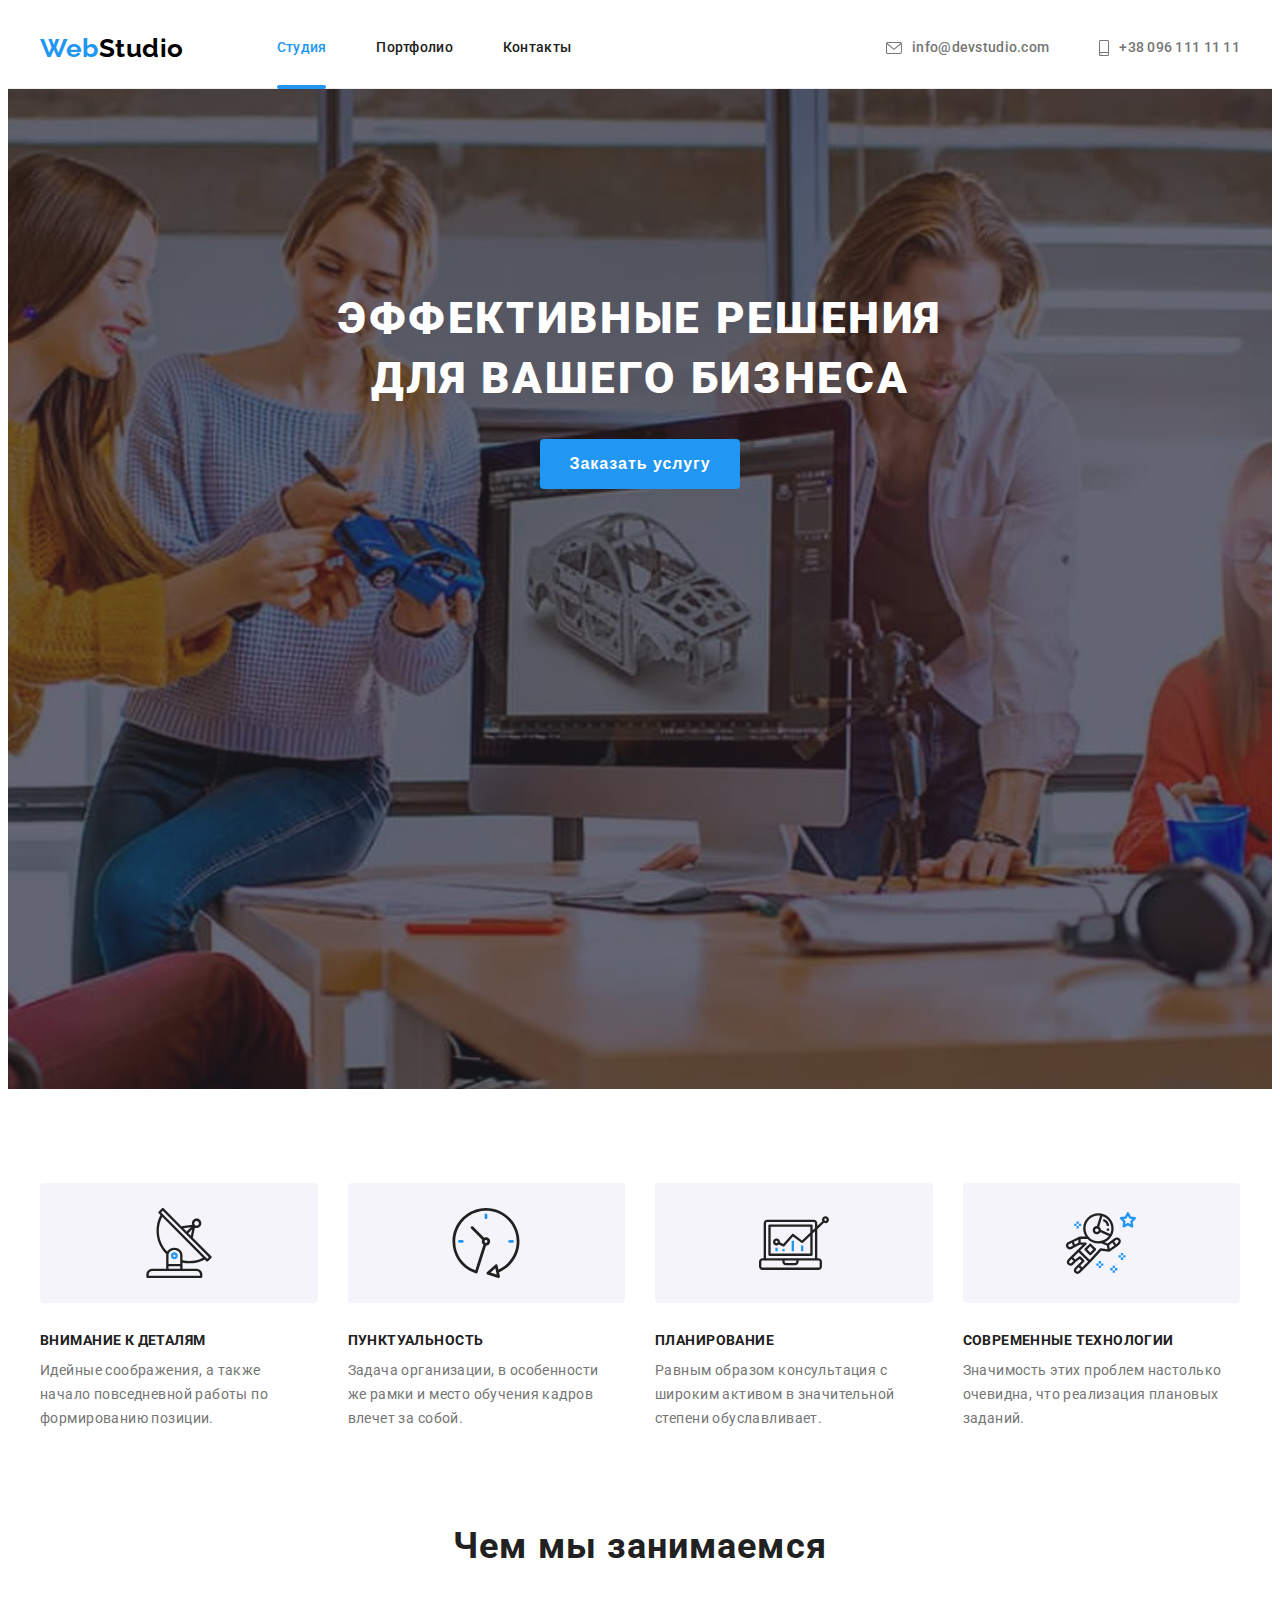
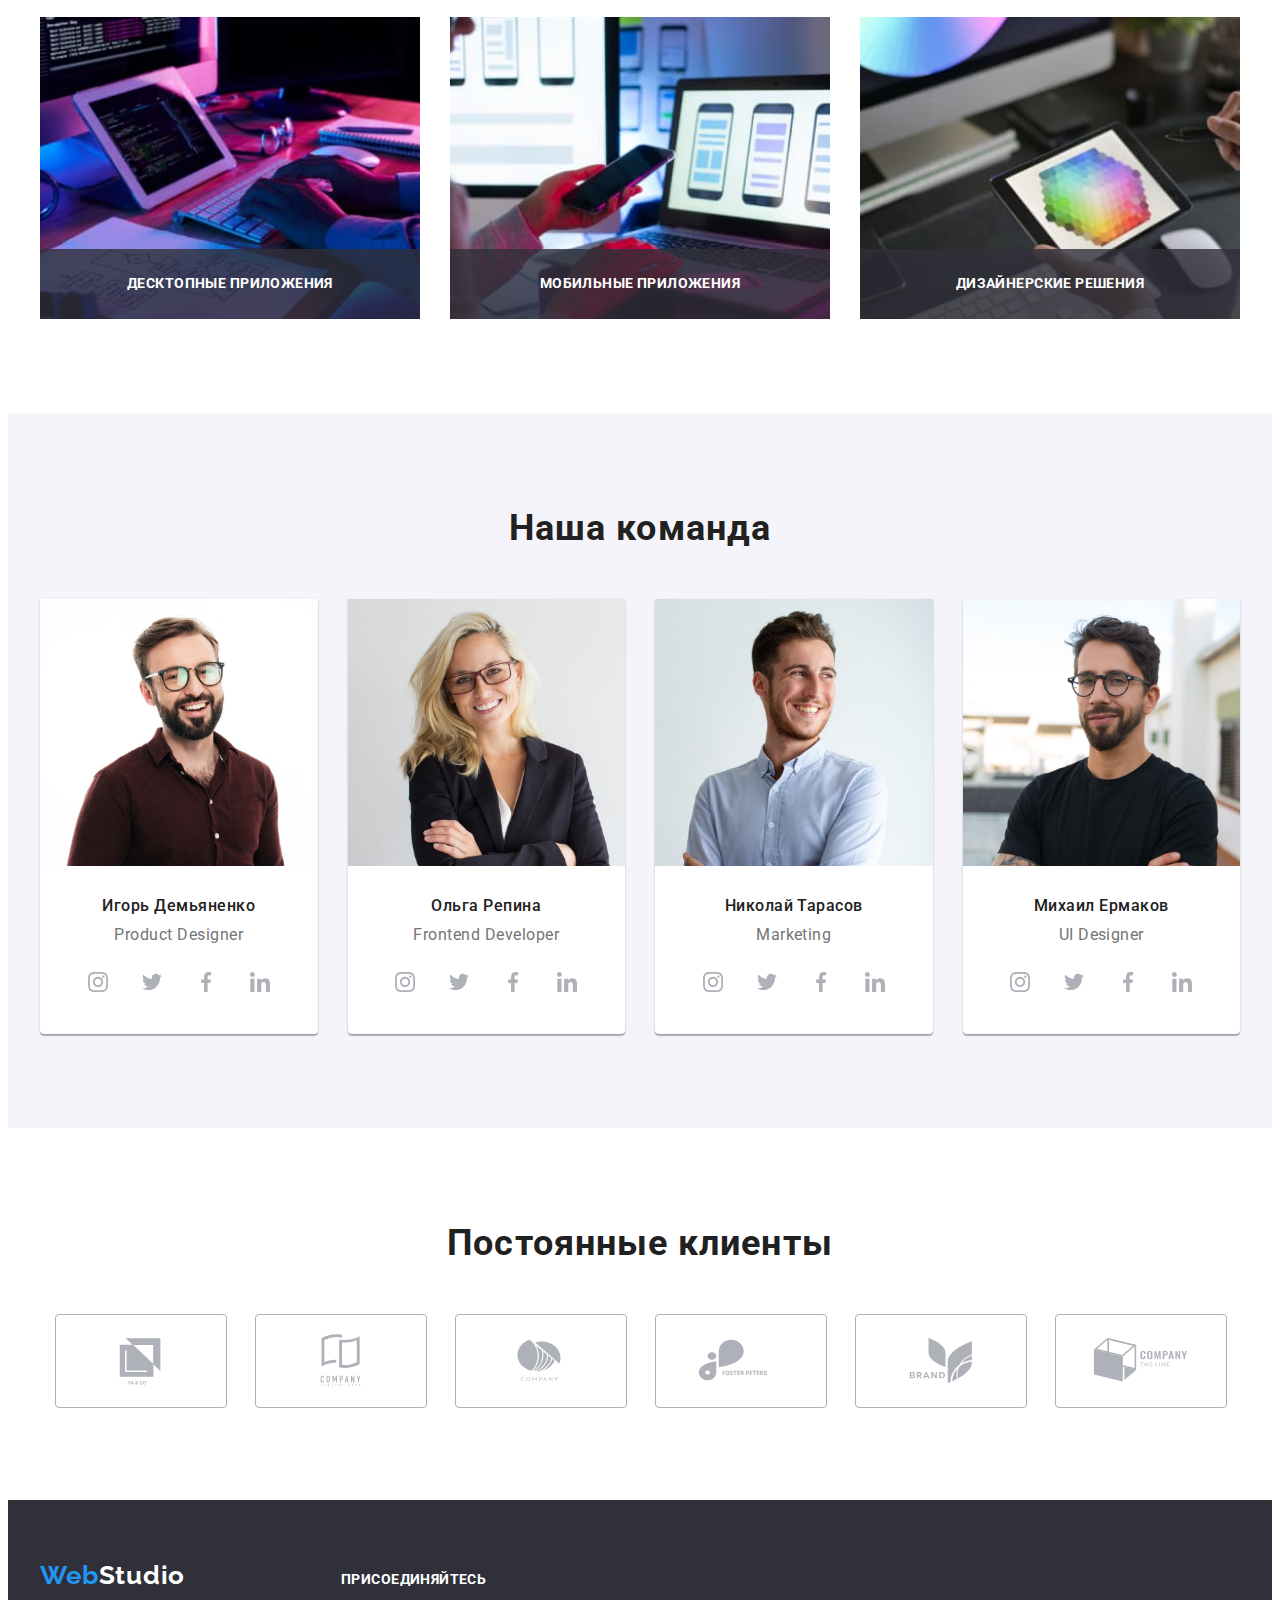
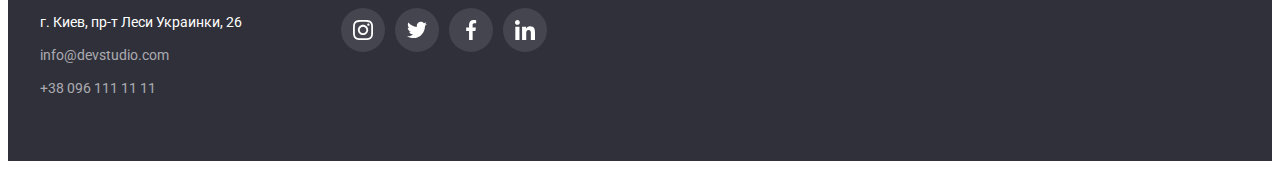
<file: index.html>
<!DOCTYPE html>
<html lang="ru">
  <head>
    <meta charset="UTF-8" />
    <meta http-equiv="X-UA-Compatible" content="IE=edge" />
    <meta name="viewport" content="width=device-width, initial-scale=1.0" />
    <link rel="preconnect" href="https://fonts.googleapis.com" />
    <link rel="preconnect" href="https://fonts.gstatic.com" crossorigin />
    <link
      href="https://fonts.googleapis.com/css2?family=Raleway:wght@700&family=Roboto:wght@400;500;700;900&display=swap"
      rel="stylesheet"
    />
    <title>WebStudio</title>
    <link
      rel="stylesheet"
      href="https://cdnjs.cloudflare.com/ajax/libs/modern-normalize/1.1.0/modern-normalize.min.css"
      integrity="sha512-wpPYUAdjBVSE4KJnH1VR1HeZfpl1ub8YT/NKx4PuQ5NmX2tKuGu6U/JRp5y+Y8XG2tV+wKQpNHVUX03MfMFn9Q=="
      crossorigin="anonymous"
      referrerpolicy="no-referrer"
    />
    <link rel="stylesheet" href="./css/styles.css" />
  </head>

  <body>
    <header class="header">
      <div class="container">
        <nav class="header-nav">
          <a class="head-logo link" href="./">Web<span class="header-logo">Studio</span></a>
          <ul class="header-list list">
            <li class="header-item"><a class="header-nav-item link current" href="./">Студия</a></li>
            <li class="header-item"><a class="header-nav-item link" href="./portfolio.html">Портфолио</a></li>
            <li class="header-item"><a class="header-nav-item link" href="">Контакты</a></li>
          </ul>
        </nav>

        <ul class="header-list list">
          <li class="header-cont-item">
            <a class="header-contact link" href="mailto:info@devstudio.com">
              <svg class="header-icon" width="16" height="14">
                <use href="./images/icons.svg#icon-envelope"></use>
              </svg>
              info@devstudio.com
            </a>
          </li>
          <li class="header-cont-item">
            <a class="header-contact link" href="tel:+380961111111">
              <svg class="header-icon" width="10" height="16">
                <use href="./images/icons.svg#icon-smartphone"></use>
              </svg>
              +38 096 111 11 11
            </a>
          </li>
        </ul>
      </div>
    </header>

    <main>
      <section class="hero">
        <div class="container">
          <h1 class="hero-title">Эффективные решения для вашего бизнеса</h1>
          <button class="hero-button" type="button" data-modal-open>Заказать услугу</button>
        </div>
      </section>

      <section class="section benefits">
        <div class="container">
          <h2 class="visually-hidden">Преимущества</h2>
          <ul class="behefits-list list">
            <li class="benefits-item">
              <div class="benefits-icon-container">
                <svg class="benefits-svg" width="70" height="70">
                  <use href="./images/icons.svg#icon-antenna"></use>
                </svg>
              </div>

              <h3 class="benefits-item-title">Внимание к деталям</h3>
              <p class="benefits-text">
                Идейные соображения, а также начало повседневной работы по формированию позиции.
              </p>
            </li>
            <li class="benefits-item">
              <div class="benefits-icon-container">
                <svg class="benefits-svg" width="70" height="70">
                  <use href="./images/icons.svg#icon-clock"></use>
                </svg>
              </div>

              <h3 class="benefits-item-title">Пунктуальность</h3>
              <p class="benefits-text">
                Задача организации, в особенности же рамки и место обучения кадров влечет за собой.
              </p>
            </li>
            <li class="benefits-item">
              <div class="benefits-icon-container">
                <svg class="benefits-svg" width="70" height="70">
                  <use href="./images/icons.svg#icon-diagram"></use>
                </svg>
              </div>

              <h3 class="benefits-item-title">Планирование</h3>
              <p class="benefits-text">
                Равным образом консультация с широким активом в значительной степени обуславливает.
              </p>
            </li>
            <li class="benefits-item">
              <div class="benefits-icon-container">
                <svg class="benefits-svg" width="70" height="70">
                  <use href="./images/icons.svg#icon-astronaut"></use>
                </svg>
              </div>

              <h3 class="benefits-item-title">Современные технологии</h3>
              <p class="benefits-text">Значимость этих проблем настолько очевидна, что реализация плановых заданий.</p>
            </li>
          </ul>
        </div>
      </section>

      <section class="section work">
        <div class="container">
          <h2 class="section-title">Чем мы занимаемся</h2>
          <ul class="work-list list">
            <li class="work-item">
              <img src="./images/studio/development.jpg" alt="Разработка" width="370" height="294" />
              <div class="work-description">
                <h3 class="work-description-title">Десктопные приложения</h3>
              </div>
            </li>
            <li class="work-item">
              <img
                src="./images/studio/ui-design.jpg"
                alt="Дизайн пользовательского интерфейса"
                width="370"
                height="294"
              />
              <div class="work-description">
                <h3 class="work-description-title">Мобильные приложения</h3>
              </div>
            </li>
            <li class="work-item">
              <img src="./images/studio/design.jpg" alt="Дизайн" width="370" height="294" />
              <div class="work-description">
                <h3 class="work-description-title">Дизайнерские решения</h3>
              </div>
            </li>
          </ul>
        </div>
      </section>

      <section class="section team">
        <div class="container">
          <h2 class="section-title">Наша команда</h2>
          <ul class="team-list list">
            <li class="team-item">
              <img
                class="team-img"
                src="./images/studio/product-designer.jpg"
                alt="Дизайнер подукта"
                width="270"
                height="260"
              />
              <div class="team-info">
                <h3 class="team-title">Игорь Демьяненко</h3>
                <p class="team-text" lang="en">Product Designer</p>
                <ul class="team-soc-list list">
                  <li class="team-soc-item">
                    <a class="team-soc-link link" href="" rel="noopener noreferrer nofollow">
                      <svg class="team-soc-icon" width="20" height="20">
                        <use href="./images/icons.svg#icon-instagram"></use>
                      </svg>
                    </a>
                  </li>
                  <li class="team-soc-item">
                    <a class="team-soc-link link" href="" rel="noopener noreferrer nofollow">
                      <svg class="team-soc-icon" width="20" height="20">
                        <use href="./images/icons.svg#icon-twitter"></use>
                      </svg>
                    </a>
                  </li>
                  <li class="team-soc-item">
                    <a class="team-soc-link link" href="" rel="noopener noreferrer nofollow">
                      <svg class="team-soc-icon" width="20" height="20">
                        <use href="./images/icons.svg#icon-facebook"></use>
                      </svg>
                    </a>
                  </li>
                  <li class="team-soc-item">
                    <a class="team-soc-link link" href="" rel="noopener noreferrer nofollow">
                      <svg class="team-soc-icon" width="20" height="20">
                        <use href="./images/icons.svg#icon-linkedin"></use>
                      </svg>
                    </a>
                  </li>
                </ul>
              </div>
            </li>
            <li class="team-item">
              <img
                class="team-img"
                src="./images/studio/frontend-developer.jpg"
                alt="Фронтенд разработчик"
                width="270"
                height="260"
              />
              <div class="team-info">
                <h3 class="team-title">Ольга Репина</h3>
                <p class="team-text" lang="en">Frontend Developer</p>
                <ul class="team-soc-list list">
                  <li class="team-soc-item">
                    <a class="team-soc-link link" href="" rel="noopener noreferrer nofollow">
                      <svg class="team-soc-icon" width="20" height="20">
                        <use href="./images/icons.svg#icon-instagram"></use>
                      </svg>
                    </a>
                  </li>
                  <li class="team-soc-item">
                    <a class="team-soc-link link" href="" rel="noopener noreferrer nofollow">
                      <svg class="team-soc-icon" width="20" height="20">
                        <use href="./images/icons.svg#icon-twitter"></use>
                      </svg>
                    </a>
                  </li>
                  <li class="team-soc-item">
                    <a class="team-soc-link link" href="" rel="noopener noreferrer nofollow">
                      <svg class="team-soc-icon" width="20" height="20">
                        <use href="./images/icons.svg#icon-facebook"></use>
                      </svg>
                    </a>
                  </li>
                  <li class="team-soc-item">
                    <a class="team-soc-link link" href="" rel="noopener noreferrer nofollow">
                      <svg class="team-soc-icon" width="20" height="20">
                        <use href="./images/icons.svg#icon-linkedin"></use>
                      </svg>
                    </a>
                  </li>
                </ul>
              </div>
            </li>
            <li class="team-item">
              <img class="team-img" src="./images/studio/marketer.jpg" alt="Маркетолог" width="270" height="260" />
              <div class="team-info">
                <h3 class="team-title">Николай Тарасов</h3>
                <p class="team-text" lang="en">Marketing</p>
                <ul class="team-soc-list list">
                  <li class="team-soc-item">
                    <a class="team-soc-link link" href="" rel="noopener noreferrer nofollow">
                      <svg class="team-soc-icon" width="20" height="20">
                        <use href="./images/icons.svg#icon-instagram"></use>
                      </svg>
                    </a>
                  </li>
                  <li class="team-soc-item">
                    <a class="team-soc-link link" href="" rel="noopener noreferrer nofollow">
                      <svg class="team-soc-icon" width="20" height="20">
                        <use href="./images/icons.svg#icon-twitter"></use>
                      </svg>
                    </a>
                  </li>
                  <li class="team-soc-item">
                    <a class="team-soc-link link" href="" rel="noopener noreferrer nofollow">
                      <svg class="team-soc-icon" width="20" height="20">
                        <use href="./images/icons.svg#icon-facebook"></use>
                      </svg>
                    </a>
                  </li>
                  <li class="team-soc-item">
                    <a class="team-soc-link link" href="" rel="noopener noreferrer nofollow">
                      <svg class="team-soc-icon" width="20" height="20">
                        <use href="./images/icons.svg#icon-linkedin"></use>
                      </svg>
                    </a>
                  </li>
                </ul>
              </div>
            </li>
            <li class="team-item">
              <img
                class="team-img"
                src="./images/studio/ui-designer.jpg"
                alt="Дизайнер пользовательского интерфейса"
                width="270"
                height="260"
              />
              <div class="team-info">
                <h3 class="team-title">Михаил Ермаков</h3>
                <p class="team-text" lang="en">UI Designer</p>
                <ul class="team-soc-list list">
                  <li class="team-soc-item">
                    <a class="team-soc-link link" href="" rel="noopener noreferrer nofollow">
                      <svg class="team-soc-icon" width="20" height="20">
                        <use href="./images/icons.svg#icon-instagram"></use>
                      </svg>
                    </a>
                  </li>
                  <li class="team-soc-item">
                    <a class="team-soc-link link" href="" rel="noopener noreferrer nofollow">
                      <svg class="team-soc-icon" width="20" height="20">
                        <use href="./images/icons.svg#icon-twitter"></use>
                      </svg>
                    </a>
                  </li>
                  <li class="team-soc-item">
                    <a class="team-soc-link link" href="" rel="noopener noreferrer nofollow">
                      <svg class="team-soc-icon" width="20" height="20">
                        <use href="./images/icons.svg#icon-facebook"></use>
                      </svg>
                    </a>
                  </li>
                  <li class="team-soc-item">
                    <a class="team-soc-link link" href="" rel="noopener noreferrer nofollow">
                      <svg class="team-soc-icon" width="20" height="20">
                        <use href="./images/icons.svg#icon-linkedin"></use>
                      </svg>
                    </a>
                  </li>
                </ul>
              </div>
            </li>
          </ul>
        </div>
      </section>

      <section class="section">
        <div class="container">
          <h2 class="section-title">Постоянные клиенты</h2>

          <ul class="clients-list list">
            <li class="client-item">
              <a class="client-link" href="" rel="noopener noreferrer nofollow">
                <svg class="client-icon" width="106" height="60">
                  <use href="./images/icons.svg#icon-logo-1"></use>
                </svg>
              </a>
            </li>
            <li class="client-item">
              <a class="client-link" href="" rel="noopener noreferrer nofollow">
                <svg class="client-icon" width="106" height="60">
                  <use href="./images/icons.svg#icon-logo-2"></use>
                </svg>
              </a>
            </li>
            <li class="client-item">
              <a class="client-link" href="" rel="noopener noreferrer nofollow">
                <svg class="client-icon" width="106" height="60">
                  <use href="./images/icons.svg#icon-logo-3"></use>
                </svg>
              </a>
            </li>
            <li class="client-item">
              <a class="client-link" href="" rel="noopener noreferrer nofollow">
                <svg class="client-icon" width="106" height="60">
                  <use href="./images/icons.svg#icon-logo-4"></use>
                </svg>
              </a>
            </li>
            <li class="client-item">
              <a class="client-link" href="" rel="noopener noreferrer nofollow">
                <svg class="client-icon" width="106" height="60">
                  <use href="./images/icons.svg#icon-logo-5"></use>
                </svg>
              </a>
            </li>
            <li class="client-item">
              <a class="client-link" href="" rel="noopener noreferrer nofollow">
                <svg class="client-icon" width="106" height="60">
                  <use href="./images/icons.svg#icon-logo-6"></use>
                </svg>
              </a>
            </li>
          </ul>
        </div>
      </section>
    </main>

    <footer class="footer">
      <div class="container">
        <div>
          <a class="foot-logo link" href="./">Web<span class="footer-logo">Studio</span></a>
          <address class="address">г. Киев, пр-т Леси Украинки, 26</address>
          <ul class="footer-list list">
            <li class="footer-item">
              <a class="footer-contact link" href="mailto:info@devstudio.com">info@devstudio.com</a>
            </li>
            <li class="footer-item"><a class="footer-contact link" href="tel:+380961111111">+38 096 111 11 11</a></li>
          </ul>
        </div>

        <div class="footer-soc">
          <h2 class="footer-soc-title">присоединяйтесь</h2>
          <ul class="footer-soc-list list">
            <li class="footer-soc-item">
              <a class="footer-soc-link link" href="" rel="noopener noreferrer nofollow">
                <svg class="footer-soc-icon" width="20" height="20">
                  <use href="./images/icons.svg#icon-instagram"></use>
                </svg>
              </a>
            </li>
            <li class="footer-soc-item">
              <a class="footer-soc-link link" href="" rel="noopener noreferrer nofollow">
                <svg class="footer-soc-icon" width="20" height="20">
                  <use href="./images/icons.svg#icon-twitter"></use>
                </svg>
              </a>
            </li>
            <li class="footer-soc-item">
              <a class="footer-soc-link link" href="" rel="noopener noreferrer nofollow">
                <svg class="footer-soc-icon" width="20" height="20">
                  <use href="./images/icons.svg#icon-facebook"></use>
                </svg>
              </a>
            </li>
            <li class="footer-soc-item">
              <a class="footer-soc-link link" href="" rel="noopener noreferrer nofollow">
                <svg class="footer-soc-icon" width="20" height="20">
                  <use href="./images/icons.svg#icon-linkedin"></use>
                </svg>
              </a>
            </li>
          </ul>
        </div>
      </div>
    </footer>

    <div class="backdrop is-hidden" data-modal>
      <div class="modal">
        <button class="modal-close-btn" type="button" data-modal-close>
          <svg width="18" height="18">
            <use href="./images/icons.svg#icon-close-black"></use>
          </svg>
        </button>
      </div>
    </div>

    <script src="./js/modal.js"></script>
  </body>
</html>
</file>
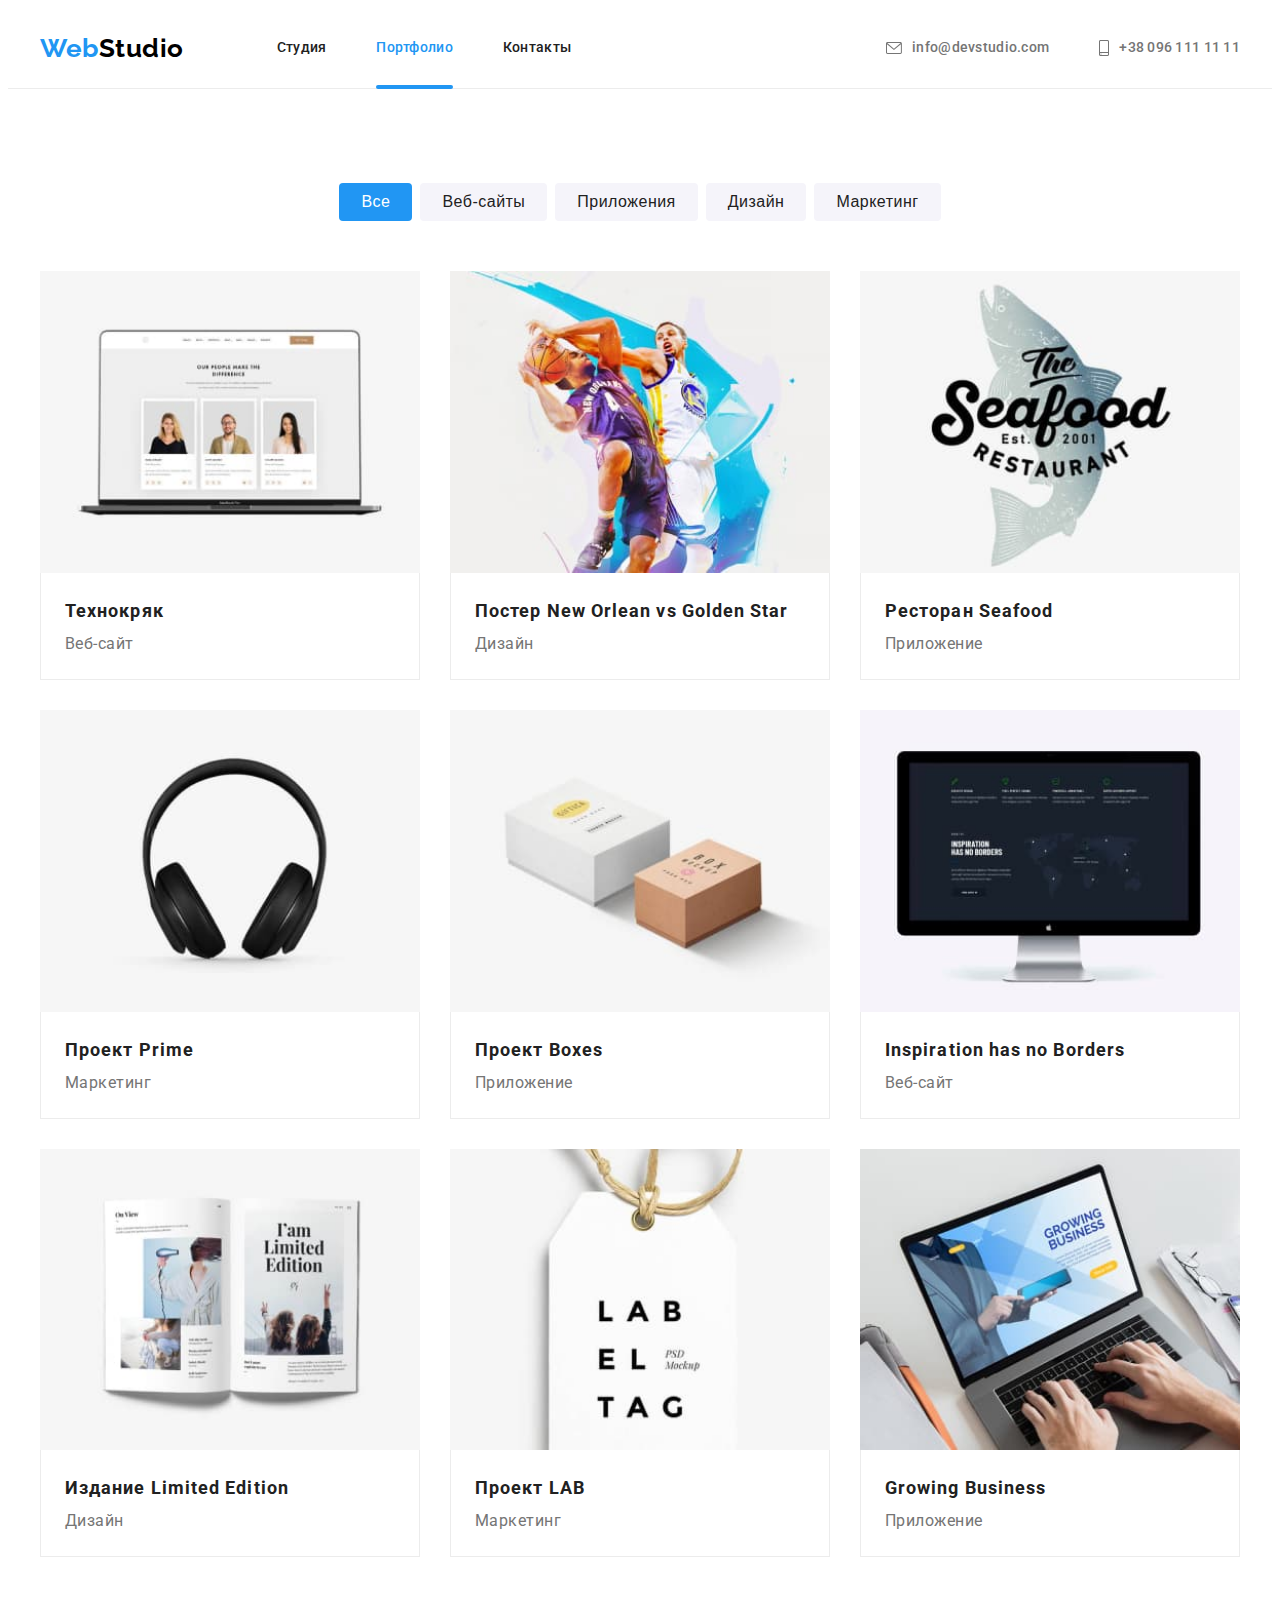
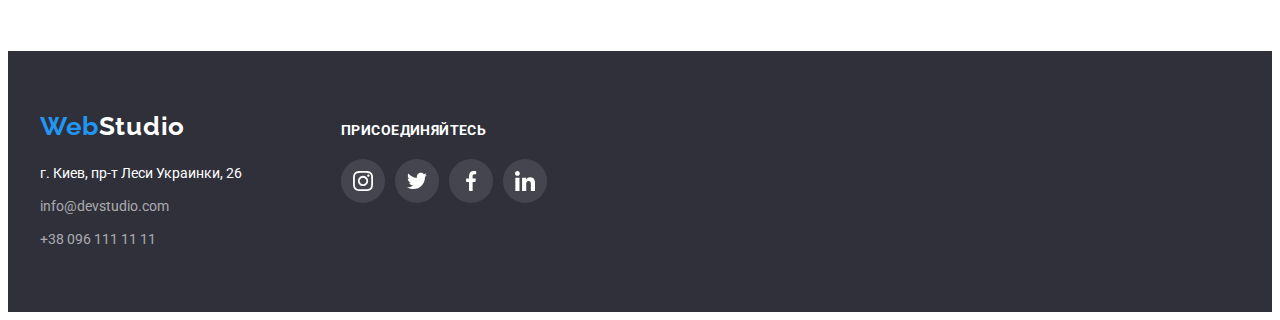
<file: portfolio.html>
<!DOCTYPE html>
<html lang="ru">
  <head>
    <meta charset="UTF-8" />
    <meta http-equiv="X-UA-Compatible" content="IE=edge" />
    <meta name="viewport" content="width=device-width, initial-scale=1.0" />
    <link rel="preconnect" href="https://fonts.googleapis.com" />
    <link rel="preconnect" href="https://fonts.gstatic.com" crossorigin />
    <link
      href="https://fonts.googleapis.com/css2?family=Raleway:wght@700&family=Roboto:wght@400;500;700;900&display=swap"
      rel="stylesheet"
    />
    <title>Portfolio</title>
    <link
      rel="stylesheet"
      href="https://cdnjs.cloudflare.com/ajax/libs/modern-normalize/1.1.0/modern-normalize.min.css"
      integrity="sha512-wpPYUAdjBVSE4KJnH1VR1HeZfpl1ub8YT/NKx4PuQ5NmX2tKuGu6U/JRp5y+Y8XG2tV+wKQpNHVUX03MfMFn9Q=="
      crossorigin="anonymous"
      referrerpolicy="no-referrer"
    />
    <link rel="stylesheet" href="./css/styles.css" />
  </head>

  <body>
    <header class="header">
      <div class="container">
        <nav class="header-nav">
          <a class="head-logo link" href="./">Web<span class="header-logo">Studio</span></a>
          <ul class="header-list list">
            <li class="header-item"><a class="header-nav-item link" href="./">Студия</a></li>
            <li class="header-item"><a class="header-nav-item link current" href="./portfolio.html">Портфолио</a></li>
            <li class="header-item"><a class="header-nav-item link" href="">Контакты</a></li>
          </ul>
        </nav>

        <ul class="header-list list">
          <li class="header-cont-item">
            <a class="header-contact link" href="mailto:info@devstudio.com">
              <svg class="header-icon" width="16" height="14">
                <use href="./images/icons.svg#icon-envelope"></use>
              </svg>
              info@devstudio.com
            </a>
          </li>
          <li class="header-cont-item">
            <a class="header-contact link" href="tel:+380961111111">
              <svg class="header-icon" width="10" height="16">
                <use href="./images/icons.svg#icon-smartphone"></use>
              </svg>
              +38 096 111 11 11
            </a>
          </li>
        </ul>
      </div>
    </header>

    <main>
      <section class="section">
        <div class="container">
          <h1 class="visually-hidden">Портфолио</h1>
          <ul class="portfolio-buttons list">
            <li class="portfolio-button-item">
              <button class="portfolio-button portfolio-current" type="button">Все</button>
            </li>
            <li class="portfolio-button-item"><button class="portfolio-button" type="button">Веб-сайты</button></li>
            <li class="portfolio-button-item"><button class="portfolio-button" type="button">Приложения</button></li>
            <li class="portfolio-button-item"><button class="portfolio-button" type="button">Дизайн</button></li>
            <li class="portfolio-button-item"><button class="portfolio-button" type="button">Маркетинг</button></li>
          </ul>

          <ul class="portfolio-list list">
            <li class="portfolio-item">
              <a class="portfolio-link link" href="">
                <div class="project-box">
                  <img src="./images/portfolio/technocrack.jpg" alt="Сайт технокряк" width="370" height="294" />

                  <p class="project-description">
                    Ресурс предлагает комплексные предложения с разным уровнем функционала и сервисов. Все это позволит
                    посетителю получить исчерпывающие сведения о компании или частном лице.
                  </p>
                </div>
                <div class="portfolio-info">
                  <h2 class="portfolio-title">Технокряк</h2>
                  <p class="portfolio-text">Веб-сайт</p>
                </div>
              </a>
            </li>
            <li class="portfolio-item">
              <a class="portfolio-link link" href="">
                <div class="project-box">
                  <img src="./images/portfolio/poster.jpg" alt="Постер баскетбольного матча" width="370" height="294" />

                  <p class="project-description">
                    Ресурс предлагает комплексные предложения с разным уровнем функционала и сервисов. Все это позволит
                    посетителю получить исчерпывающие сведения о компании или частном лице.
                  </p>
                </div>
                <div class="portfolio-info">
                  <h2 class="portfolio-title">Постер New Orlean vs Golden Star</h2>
                  <p class="portfolio-text">Дизайн</p>
                </div>
              </a>
            </li>
            <li class="portfolio-item">
              <a class="portfolio-link link" href="">
                <div class="project-box">
                  <img src="./images/portfolio/restaurant.jpg" alt="Лого ресторана" width="370" height="294" />

                  <p class="project-description">
                    Ресурс предлагает комплексные предложения с разным уровнем функционала и сервисов. Все это позволит
                    посетителю получить исчерпывающие сведения о компании или частном лице.
                  </p>
                </div>
                <div class="portfolio-info">
                  <h2 class="portfolio-title">Ресторан Seafood</h2>
                  <p class="portfolio-text">Приложение</p>
                </div>
              </a>
            </li>
            <li class="portfolio-item">
              <a class="portfolio-link link" href="">
                <div class="project-box">
                  <img src="./images/portfolio/project-prime.jpg" alt="Наушники" width="370" height="294" />

                  <p class="project-description">
                    Ресурс предлагает комплексные предложения с разным уровнем функционала и сервисов. Все это позволит
                    посетителю получить исчерпывающие сведения о компании или частном лице.
                  </p>
                </div>
                <div class="portfolio-info">
                  <h2 class="portfolio-title">Проект Prime</h2>
                  <p class="portfolio-text">Маркетинг</p>
                </div>
              </a>
            </li>
            <li class="portfolio-item">
              <a class="portfolio-link link" href="">
                <div class="project-box">
                  <img src="./images/portfolio/project-boxes.jpg" alt="Коробки" width="370" height="294" />

                  <p class="project-description">
                    Ресурс предлагает комплексные предложения с разным уровнем функционала и сервисов. Все это позволит
                    посетителю получить исчерпывающие сведения о компании или частном лице.
                  </p>
                </div>
                <div class="portfolio-info">
                  <h2 class="portfolio-title">Проект Boxes</h2>
                  <p class="portfolio-text">Приложение</p>
                </div>
              </a>
            </li>
            <li class="portfolio-item">
              <a class="portfolio-link link" href="">
                <div class="project-box">
                  <img src="./images/portfolio/inspiration.jpg" alt="Сайт вдохновение" width="370" height="294" />

                  <p class="project-description">
                    Ресурс предлагает комплексные предложения с разным уровнем функционала и сервисов. Все это позволит
                    посетителю получить исчерпывающие сведения о компании или частном лице.
                  </p>
                </div>
                <div class="portfolio-info">
                  <h2 class="portfolio-title" lang="en">Inspiration has no Borders</h2>
                  <p class="portfolio-text">Веб-сайт</p>
                </div>
              </a>
            </li>
            <li class="portfolio-item">
              <a class="portfolio-link link" href="">
                <div class="project-box">
                  <img src="./images/portfolio/magazine.jpg" alt="Статья в журнале" width="370" height="294" />

                  <p class="project-description">
                    Ресурс предлагает комплексные предложения с разным уровнем функционала и сервисов. Все это позволит
                    посетителю получить исчерпывающие сведения о компании или частном лице.
                  </p>
                </div>
                <div class="portfolio-info">
                  <h2 class="portfolio-title">Издание Limited Edition</h2>
                  <p class="portfolio-text">Дизайн</p>
                </div>
              </a>
            </li>
            <li class="portfolio-item">
              <a class="portfolio-link link" href="">
                <div class="project-box">
                  <img src="./images/portfolio/project-lab.jpg" alt="Маркетинговый проект" width="370" height="294" />

                  <p class="project-description">
                    Ресурс предлагает комплексные предложения с разным уровнем функционала и сервисов. Все это позволит
                    посетителю получить исчерпывающие сведения о компании или частном лице.
                  </p>
                </div>
                <div class="portfolio-info">
                  <h2 class="portfolio-title">Проект LAB</h2>
                  <p class="portfolio-text">Маркетинг</p>
                </div>
              </a>
            </li>
            <li class="portfolio-item">
              <a class="portfolio-link link" href="">
                <div class="project-box">
                  <img
                    src="./images/portfolio/application.jpg"
                    alt="Приложение растущий бизнес"
                    width="370"
                    height="294"
                  />

                  <p class="project-description">
                    Ресурс предлагает комплексные предложения с разным уровнем функционала и сервисов. Все это позволит
                    посетителю получить исчерпывающие сведения о компании или частном лице.
                  </p>
                </div>
                <div class="portfolio-info">
                  <h2 class="portfolio-title" lang="en">Growing Business</h2>
                  <p class="portfolio-text">Приложение</p>
                </div>
              </a>
            </li>
          </ul>
        </div>
      </section>
    </main>

    <footer class="footer">
      <div class="container">
        <div>
          <a class="foot-logo link" href="./">Web<span class="footer-logo">Studio</span></a>
          <address class="address">г. Киев, пр-т Леси Украинки, 26</address>
          <ul class="footer-list list">
            <li class="footer-item">
              <a class="footer-contact link" href="mailto:info@devstudio.com">info@devstudio.com</a>
            </li>
            <li class="footer-item"><a class="footer-contact link" href="tel:+380961111111">+38 096 111 11 11</a></li>
          </ul>
        </div>

        <div class="footer-soc">
          <h2 class="footer-soc-title">присоединяйтесь</h2>
          <ul class="footer-soc-list list">
            <li class="footer-soc-item">
              <a class="footer-soc-link link" href="" rel="noopener noreferrer nofollow">
                <svg class="footer-soc-icon" width="20" height="20">
                  <use href="./images/icons.svg#icon-instagram"></use>
                </svg>
              </a>
            </li>
            <li class="footer-soc-item">
              <a class="footer-soc-link link" href="" rel="noopener noreferrer nofollow">
                <svg class="footer-soc-icon" width="20" height="20">
                  <use href="./images/icons.svg#icon-twitter"></use>
                </svg>
              </a>
            </li>
            <li class="footer-soc-item">
              <a class="footer-soc-link link" href="" rel="noopener noreferrer nofollow">
                <svg class="footer-soc-icon" width="20" height="20">
                  <use href="./images/icons.svg#icon-facebook"></use>
                </svg>
              </a>
            </li>
            <li class="footer-soc-item">
              <a class="footer-soc-link link" href="" rel="noopener noreferrer nofollow">
                <svg class="footer-soc-icon" width="20" height="20">
                  <use href="./images/icons.svg#icon-linkedin"></use>
                </svg>
              </a>
            </li>
          </ul>
        </div>
      </div>
    </footer>
  </body>
</html>
</file>
<file: css/styles.css>
:root {
    --main-color: #212121;
    --second-color: #757575;
    --accent-color: #2196F3;
    --white-color: #FFFFFF;
    --main-title-color: #FFFFFF;
    --transition-time: 250ms;
    --cubic-func: cubic-bezier(0.4, 0, 0.2, 1);

    --item: 3;
    --space: 30px
}

p, h1, h2, h3, h4, h5, h6{
    margin: 0;
}

ul{
    margin: 0;
    padding-left: 0;
    padding: 0;
}

img{
    display: block;
    width: 100%;
    height: auto;
}

body{
    font-family: 'Roboto', sans-serif;
    
    color: var(--main-color);
    background-color: var(--white-color);
}

.list{
    list-style: none;
}

.link{
    text-decoration: none;
    display: block;
}

.container{
    width: 1200px;
    margin: 0 auto;
    padding-left: 15px;
    padding-right: 15px;
}

.visually-hidden {
    padding: 0;

    position: absolute;
    width: 1px;
    height: 1px;
    margin: -1px;
    border: 0; 
    white-space: nowrap;

    clip-path: inset(100%);
    clip: rect(0 0 0 0);
    overflow: hidden;
}

.section{
    padding-top: 94px;
    padding-bottom: 94px;
}

/* ----------Header----------*/

.header{
    border-bottom: 1px solid #ECECEC;
}

.head-logo, 
.foot-logo{
    font-family: 'Raleway';
    font-weight: 700;
    font-size: 26px;
    line-height: 1.19;
    letter-spacing: 0.02em;

    color: var(--accent-color);
}
.header-logo{
    color: #000000;
}

.header-nav-item{
    padding-top: 32px;
    padding-bottom: 32px;

    font-weight: 500;
    font-size: 14px;
    line-height: 1.14;
    letter-spacing: 0.02em;

    color: var(--main-color);
    position: relative;

    transition: color var(--transition-time) var(--cubic-func);
}

.header-nav-item:hover,
.header-nav-item:focus {
    color: var(--accent-color);
}

.header-item:not(:last-child){
    margin-right: 50px;
}

.header-list{
    display: flex;
    margin-left: auto;
}

.header-nav{
    display: flex;
    align-items: center;
}

.head-logo{
    margin-right: 93px;
}


.header-cont-item:not(:last-child){
    margin-right: 50px;
}

.header .container{
    display: flex;
    align-items: center;
}

.header-contact{
    display: flex;
    align-items: center;
    justify-content: center;
    padding-top: 10px;
    padding-bottom: 10px;

    font-weight: 500;
    font-size: 14px;
    line-height: 1.14;
    letter-spacing: 0.02em;

    color: var(--second-color);

    transition: color var(--transition-time) var(--cubic-func);
}

.header-icon{
    margin-right: 10px;

    fill: currentColor;
}

.header-contact:hover,
.header-contact:focus {
    color: var(--accent-color);
}

.current{
    color: var(--accent-color);
}

.current::after{
    content: "";
    position: absolute;
    display: block;

    bottom: -1px;
    width: 100%;
    height: 4px;
    
    background-color: var(--accent-color);
    border-radius: 2px;
}

/* ---------Footer----------*/

.footer {
    background-color: #2F303A;
    padding-top: 60px;
    padding-bottom: 60px;
}

.footer-logo{
    font-family: 'Raleway';
    font-weight: 700;
    font-size: 26px;
    line-height: 1.19;
    letter-spacing: 0.03em;
    
    color: var(--white-color);
}

.address{
    margin-top: 20px;

    font-style: normal;
    font-size: 14px;
    line-height: 1.71;

    color: var(--white-color);
    
}

.footer-contact{
    font-size: 14px;
    line-height: 1.71;

    color: rgba(255, 255, 255, 0.6);

    transition: color var(--transition-time) var(--cubic-func);
}
.footer-contact:hover,
.footer-contact:focus {
    color: var(--accent-color);
}

.footer-list{
    margin-top: 9px;
    width: 231px;
}

.footer-item:not(:first-child){
    margin-top: 9px;
}

.footer-soc-title{
    margin-bottom: 20px;

    font-weight: 700;
    font-size: 14px;
    line-height: 1.14;
    letter-spacing: 0.03em;
    text-transform: uppercase;
    
    color: var(--white-color);
}

.footer .container{
    display: flex;
}

.footer-soc{
    margin-top: 12px;
    margin-left: 70px;

    height: 80px;
}

.footer-soc-list {
    display: flex;
    justify-content: center;
}

.footer-soc-item {
    width: 44px;
    height: 44px;
}

.footer-soc-item:not(:last-child) {
    margin-right: 10px;
}

.footer-soc-link {
    display: flex;
    align-items: center;
    justify-content: center;

    height: 100%;
    width: 100%;
    border-radius: 50%;
    background-color: rgba(255, 255, 255, 0.1);
    color: var(--white-color);

    transition: background-color var(--transition-time) var(--cubic-func);
}

.footer-soc-icon {
    fill: currentColor;
}

.footer-soc-link:hover,
.footer-soc-link:focus {
    background-color: var(--accent-color);
}


/* ----------Hero----------*/

.hero {
    padding-top: 200px;
    padding-bottom: 200px;
    margin: 0 auto;

    max-width: 1600px;
    min-height: 600px;

    background-color: #2F303A;
    background-image: linear-gradient(rgba(47, 48, 58, 0.4), rgba(47, 48, 58, 0.4)), url("../images/studio/hero-bg.jpg");
    background-repeat: no-repeat;
    background-position: center;
    background-size: cover;  
}

.hero-title{
    margin: 0 auto;
    margin-bottom: 30px;

    font-weight: 900;
    font-size: 44px;
    line-height: 1.36;

    text-align: center;
    letter-spacing: 0.06em;
    text-transform: uppercase;
    color: var(--main-title-color);
    max-width: 696px;
    
}

.hero-button{
    display: block;
    margin: 0 auto;

    font-weight: 700;
    font-size: 16px;
    line-height: 1.87;
    letter-spacing: 0.06em;

    color: var(--white-color);
    background-color: var(--accent-color);
    border-radius: 4px;
    cursor: pointer;
    border: none;
    min-width: 200px;
    min-height: 50px;
    
    transition: box-shadow var(--transition-time) var(--cubic-func),
    background-color var(--transition-time) var(--cubic-func);
}

.hero-button:hover,
.hero-button:focus{
    background-color: #188CE8;
    box-shadow: 0px 4px 4px rgba(0, 0, 0, 0.15);
}


/* ----------Benefits----------- */

.benefits{
    padding-bottom: 47px;
}

.behefits-list{
    display: flex;
    margin: calc(-1 * var(--space) / 2);
}

.benefits-item{
    --item: 4;
    flex-basis: calc(100% / var(--item) - var(--space));
    margin: calc(var(--space) / 2);
}

.benefits-icon-container{
    display: flex;
    align-items: center;
    justify-content: center;
    margin-bottom: 30px;

    width: 100%;
    min-height: 120px;
    
    background-color: #F5F4FA;
    border-radius: 4px;
}

.benefits-item-title{
    margin-bottom: 10px;

    font-weight: 700;
    font-size: 14px;
    line-height: 1.14;
    letter-spacing: 0.03em;
    text-transform: uppercase;

    color: var(--main-color);
    
}

.benefits-text{
    font-size: 14px;
    line-height: 1.71;
    letter-spacing: 0.03em;

    color: var(--second-color);
    width: 270px;
}


/* ----------Work----------- */

.work{
    padding-top: 47px;
}

.work-list{
    display: flex;
    margin: calc(-1 * var(--space) / 2);
}

.work-item{
    flex-basis: calc(100% / var(--item) - var(--space));
    margin: calc(var(--space) / 2);

    padding-right: 0;

    position: relative;
}

.work-description{
    display: flex;
    align-items: center;
    justify-content: center;

    position: absolute;
    bottom: 0;

    width: 100%;
    min-height: 70px;

    background-color: rgba(47, 48, 58, 0.8);
}

.work-description-title{
    font-weight: 700;
    font-size: 14px;
    line-height: 1.14;
    text-align: center;
    letter-spacing: 0.03em;
    text-transform: uppercase;
    
    color: var(--white-color);
}

.section-title{
    margin-bottom: 50px;

    font-weight: 700;
    font-size: 36px;
    line-height: 1.17;
    text-align: center;
    letter-spacing: 0.03em;

    color: var(--main-color);
    
}

/* ----------Team----------- */

.team{
    background-color: #F5F4FA;
}

.team-list{
    display: flex;
    margin: calc(-1 * var(--space) / 2);
}

.team-item{
    --item: 4;
    flex-basis: calc(100% / var(--item) - var(--space));
    margin: calc(var(--space) / 2);

    background-color: #FFFFFF;
    box-shadow: 0px 1px 3px rgba(0, 0, 0, 0.12), 0px 1px 1px rgba(0, 0, 0, 0.14), 0px 2px 1px rgba(0, 0, 0, 0.2);
    border-radius: 0px 0px 4px 4px;
}

.team-title{
    margin-bottom: 10px;

    font-weight: 500;
    font-size: 16px;
    line-height: 1.19;
    letter-spacing: 0.03em;

    color: var(--main-color);
    
}

.team-info {
    padding-top: 30px;
    text-align: center;
    padding-bottom: 30px;
    padding-left: 10px;
    padding-right: 10px;
}

.team-text{
    margin-bottom: 16px;

    font-size: 16px;
    line-height: 1.19;
    letter-spacing: 0.03em;

    color: var(--second-color);
}

.team-soc-list{
    display: flex;
    justify-content: center;
}

.team-soc-item{
    width: 44px;
    height: 44px;
}

.team-soc-item:not(:last-child){
    margin-right: 10px;
}

.team-soc-link{
    display: flex;
    align-items: center;
    justify-content: center;

    height: 100%;
    width: 100%;
    border-radius: 50%;
    color: #AFB1B8;

    transition: color var(--transition-time) var(--cubic-func),
    background-color var(--transition-time) var(--cubic-func);
}

.team-soc-icon{
    fill: currentColor;
}

.team-soc-link:hover,
.team-soc-link:focus{
    background-color: var(--accent-color);
    color: var(--white-color)
}

/* ----------Clients------------ */

.clients-list{
    display: flex;
    justify-content: center;
    align-items: center;
}

.client-item:not(:last-child){
    margin-right: 30px;
}

.client-item{
    min-width: 170px;
    height: 92px;
}

.client-link{
    display: flex;
    justify-content: center;
    align-items: center;

    width: 100%;
    height: 100%;
    border: 1px solid #AFB1B8;
    border-radius: 4px;
    color: #AFB1B8;

    transition: color var(--transition-time) var(--cubic-func),
    border var(--transition-time) var(--cubic-func);
}

.client-icon{
    fill: currentColor;
}

.client-link:hover,
.client-link:focus{
    border: 1px solid var(--accent-color);
    color: var(--accent-color);
}

/* ----------Portfolio----------- */

.portfolio{
    padding-top: 97px;
    padding-bottom: 91px;
}

.portfolio-buttons{
    display: flex;
    justify-content: center;
    margin-bottom: 50px;
}

.portfolio-button{
    padding: 6px 22px 6px 22px;

    background-color: #F5F4FA;
    border-radius: 4px;
    font-weight: 500;
    font-size: 16px;
    line-height: 1.62;
    letter-spacing: 0.03em;

    color: var(--main-color);
    border: none;
    
    transition: box-shadow var(--transition-time) var(--cubic-func),
     background-color var(--transition-time) var(--cubic-func),
     color var(--transition-time) var(--cubic-func);
}

.portfolio-button-item:not(:last-child) {
    margin-right: 8px;
}

.portfolio-button:hover, 
.portfolio-button:focus{
    box-shadow: 0px 3px 1px rgba(0, 0, 0, 0.1), 0px 1px 2px rgba(0, 0, 0, 0.08), 0px 2px 2px rgba(0, 0, 0, 0.12);
    background-color: var(--accent-color);
    color: var(--white-color);
    cursor: pointer;
}

.portfolio-current{
    background-color: var(--accent-color);
    color: var(--white-color);
}

.portfolio-info{
    padding: 20px 24px;

    border-bottom: 1px solid #ECECEC;
    border-left: 1px solid #ECECEC;
    border-right: 1px solid #ECECEC;
}

.portfolio-list{
    display: flex;
    flex-wrap: wrap;
    margin: calc(-1 * var(--space) / 2);
}

.portfolio-item{
    flex-basis: calc(100% / var(--item) - var(--space));
    margin: calc(var(--space) / 2);
}

.portfolio-link{
    transition: box-shadow var(--transition-time) var(--cubic-func);
}

.portfolio-link:hover,
.portfolio-link:focus{
    box-shadow: 0px 1px 1px rgba(0, 0, 0, 0.12), 0px 4px 4px rgba(0, 0, 0, 0.06), 1px 4px 6px rgba(0, 0, 0, 0.16);
}

.portfolio-link:hover .project-description,
.portfolio-link:focus .project-description {
    transform: translateY(0);
}

.project-box{
    position: relative;
    overflow: hidden;
}

.project-description{
    display: flex;
    justify-content: center;
    align-items: center;

    position: absolute;
    top: 0;

    padding-left: 24px;

    height: 100%;
    width: 100%;

    font-size: 18px;
    line-height: 1.56;
    letter-spacing: 0.03em;
    
    transform: translateY(101%);
    transition: transform var(--transition-time) var(--cubic-func);

    color: var(--white-color);
    background-color: rgba(33, 150, 243, 0.9);
}

.portfolio-title{
    font-weight: 700;
    font-size: 18px;
    line-height: 2.0;
    letter-spacing: 0.06em;

    color: var(--main-color);
}

.portfolio-text{
    font-size: 16px;
    line-height: 1.87;
    letter-spacing: 0.03em;

    color: var(--second-color);
}

/* -----------Backdrop----------- */
.backdrop{
    position: fixed;

    top: 0;
    left: 0;

    width: 100%;
    height: 100%;

    transition: opacity var(--transition-time) linear, visibility var(--transition-time) linear;

    background-color: rgba(0, 0, 0, 0.2);
}

.backdrop.is-hidden .modal{
    transform: translate(-50%, -50%) scale(3);
}

.modal{
    position: absolute;

    top: 50%;
    left: 50%;

    transform: translate(-50%, -50%) scale(1);
    transition: transform var(--transition-time) linear;
    
    width: 528px;
    min-height: 581px;

    background-color: var(--white-color);
    box-shadow: 0px 1px 3px rgba(0, 0, 0, 0.12), 0px 1px 1px rgba(0, 0, 0, 0.14), 0px 2px 1px rgba(0, 0, 0, 0.2);
    border-radius: 4px
}

.modal-close-btn{
    display: flex;
    align-items: center;
    justify-content: center;

    position: absolute;

    top: 8px;
    right: 8px;

    width: 30px;
    height: 30px;

    border-radius: 50%;
    border: 1px solid rgba(0, 0, 0, 0.1);
    background-color: var(--white-color);

    cursor: pointer;
}

.is-hidden{
    opacity: 0;
    visibility: hidden;
    pointer-events: none;
}
</file>
